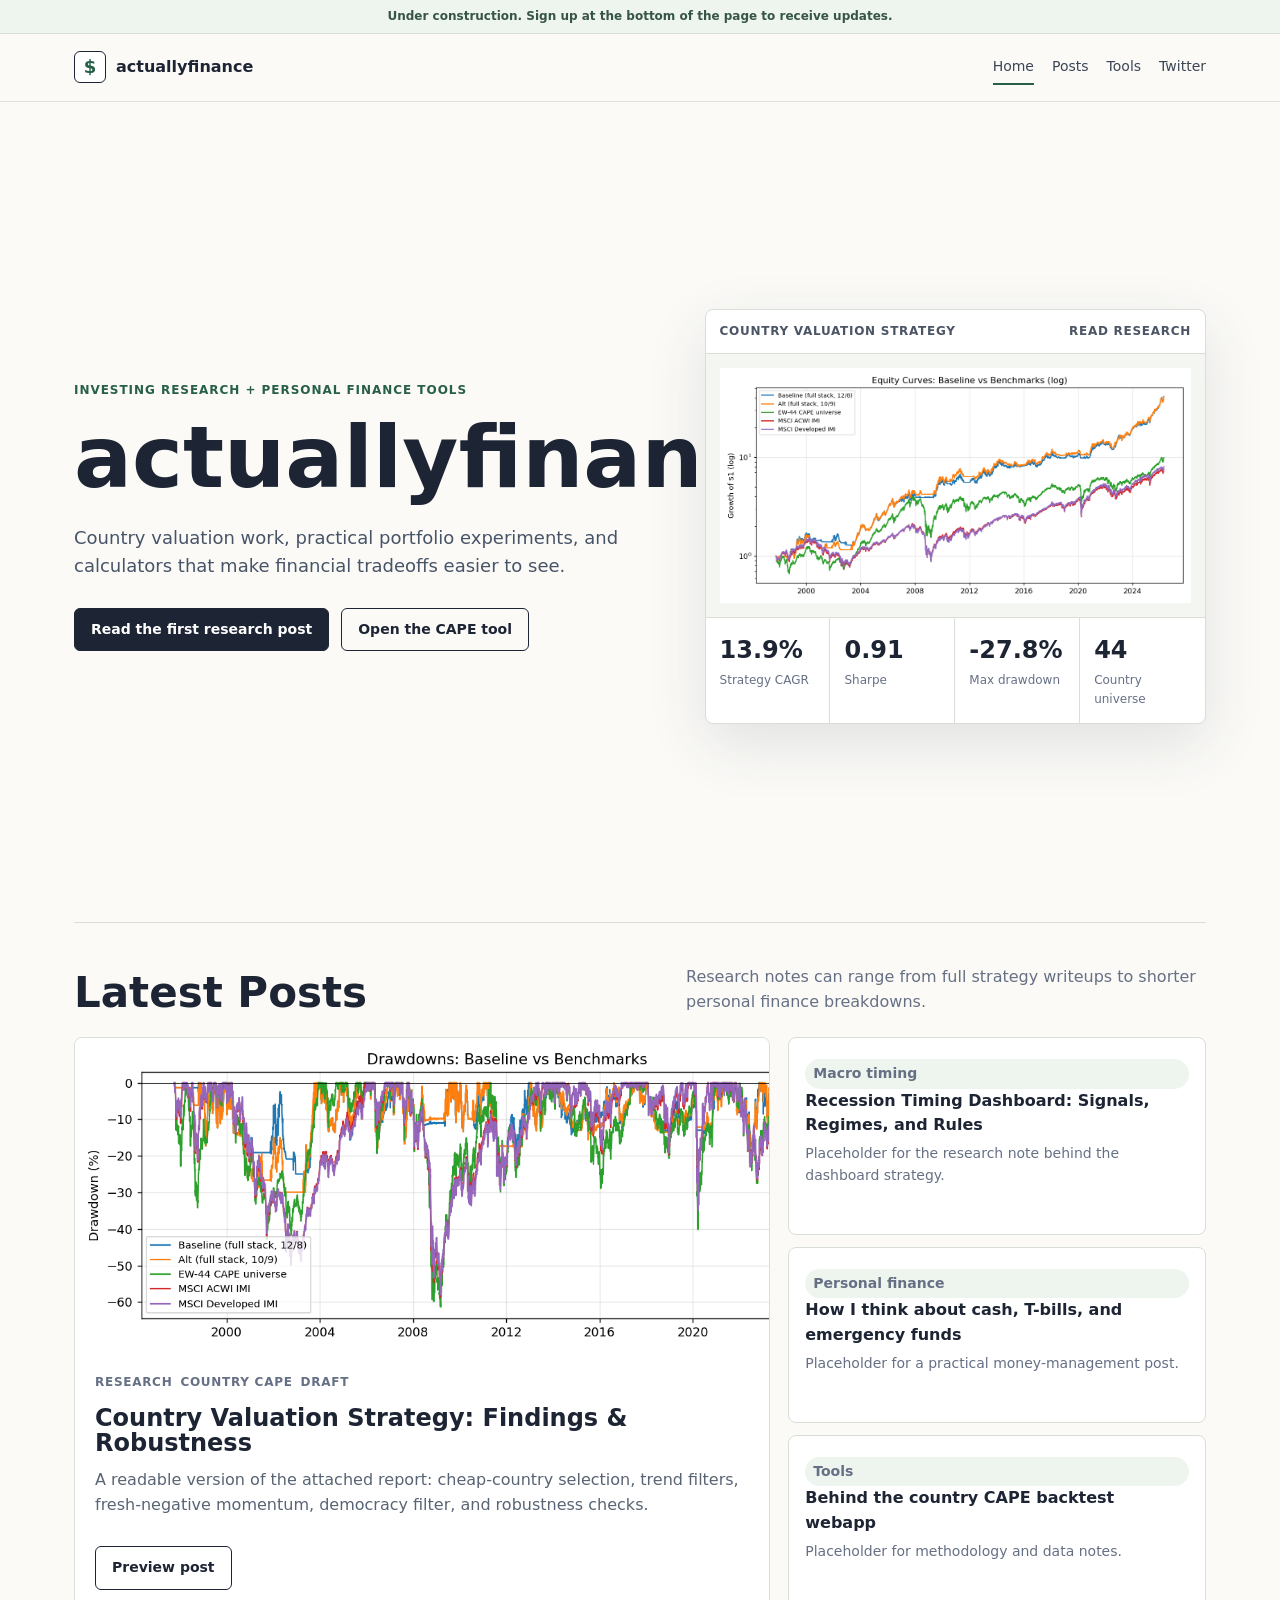
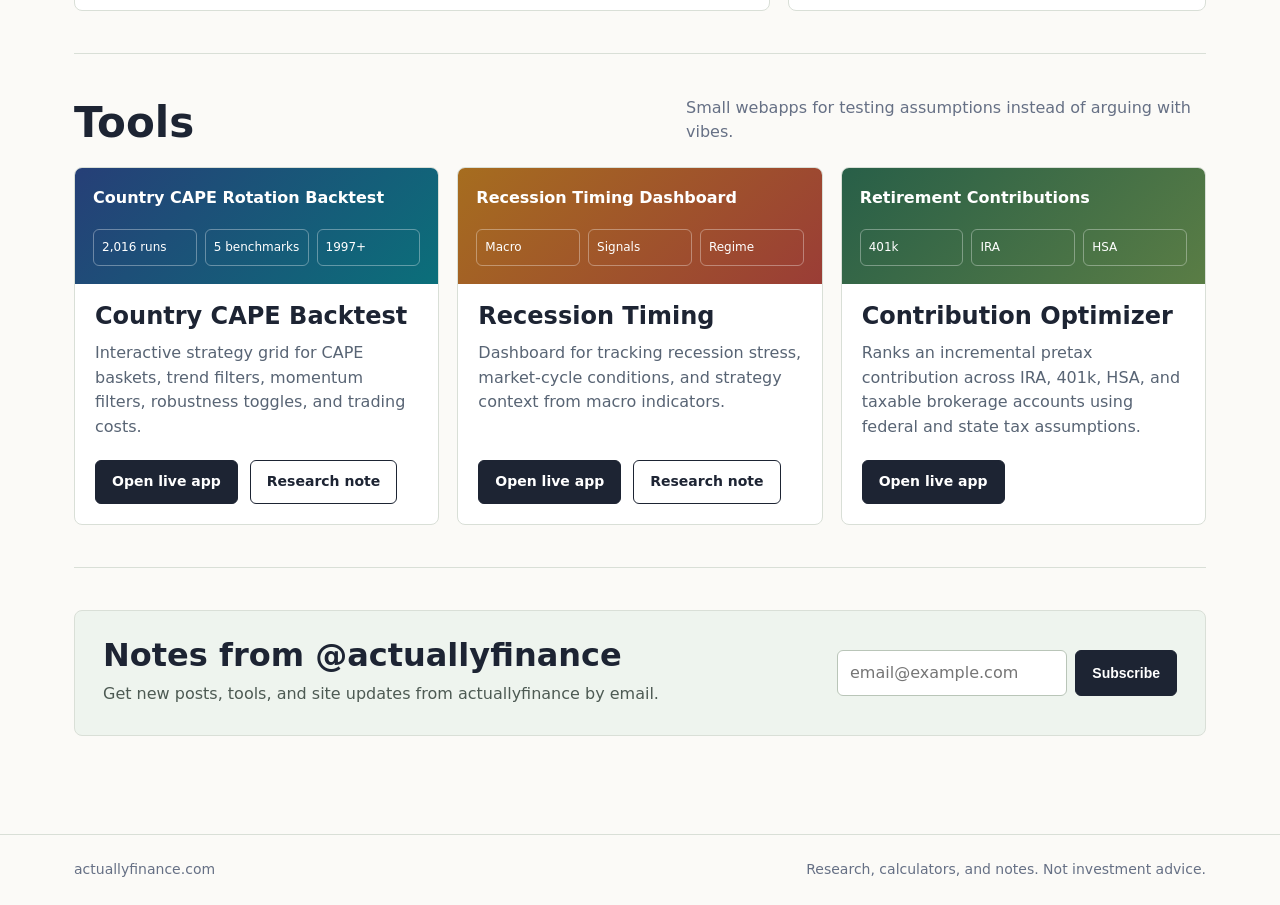
<file: index.html>
<!DOCTYPE html>
<html lang="en">
<head>
  <meta charset="UTF-8">
  <meta name="viewport" content="width=device-width, initial-scale=1.0">
  <title>actuallyfinance | Investing research and finance tools</title>
  <meta name="description" content="Investing research, personal finance notes, and webapps from actuallyfinance.">
  <link rel="stylesheet" href="styles.css">
</head>
<body>
  <header class="site-header">
    <a class="top-banner" href="#subscribe">Under construction. Sign up at the bottom of the page to receive updates.</a>
    <nav class="nav" aria-label="Primary">
      <a class="brand" href="index.html" aria-label="actuallyfinance home">
        <span class="brand-mark">$</span>
        <span>actuallyfinance</span>
      </a>
      <div class="nav-links">
        <a class="active" href="index.html">Home</a>
        <a href="#posts">Posts</a>
        <a href="#tools">Tools</a>
        <a href="https://twitter.com/actuallyfinance">Twitter</a>
      </div>
    </nav>
  </header>

  <main class="page">
    <section class="hero" aria-labelledby="hero-title">
      <div>
        <p class="eyebrow">Investing research + personal finance tools</p>
        <h1 id="hero-title">actuallyfinance</h1>
        <p class="hero-copy">Country valuation work, practical portfolio experiments, and calculators that make financial tradeoffs easier to see.</p>
        <div class="hero-actions">
          <a class="button" href="posts/country-valuation-strategy.html">Read the first research post</a>
          <a class="button secondary" href="/country-cape-trend/">Open the CAPE tool</a>
        </div>
      </div>

      <a class="market-panel market-panel-link" href="posts/country-valuation-strategy.html" aria-label="Read the country valuation strategy research post">
        <div class="panel-bar">
          <span>Country valuation strategy</span>
          <span>Read research</span>
        </div>
        <img src="assets/country-valuation-equity.png" alt="Equity curve chart for the country valuation strategy">
        <div class="stat-strip">
          <div class="stat"><b>13.9%</b><span>Strategy CAGR</span></div>
          <div class="stat"><b>0.91</b><span>Sharpe</span></div>
          <div class="stat"><b>-27.8%</b><span>Max drawdown</span></div>
          <div class="stat"><b>44</b><span>Country universe</span></div>
        </div>
      </a>
    </section>

    <section class="section" id="posts" aria-labelledby="posts-title">
      <div class="section-head">
        <h2 id="posts-title">Latest Posts</h2>
        <p>Research notes can range from full strategy writeups to shorter personal finance breakdowns.</p>
      </div>

      <div class="grid posts-grid">
        <article class="card">
          <a href="posts/country-valuation-strategy.html" class="feature-image">
            <img src="assets/country-valuation-drawdowns.png" alt="Drawdown chart from the country valuation strategy report">
          </a>
          <div class="card-body">
            <div class="meta">
              <span>Research</span>
              <span>Country CAPE</span>
              <span>Draft</span>
            </div>
            <h3><a href="posts/country-valuation-strategy.html">Country Valuation Strategy: Findings &amp; Robustness</a></h3>
            <p>A readable version of the attached report: cheap-country selection, trend filters, fresh-negative momentum, democracy filter, and robustness checks.</p>
            <div class="inline-actions">
              <a class="button secondary" href="posts/country-valuation-strategy.html">Preview post</a>
            </div>
          </div>
        </article>

        <div class="compact-list" aria-label="Post placeholders">
          <a class="mini-link" href="posts/recession-timing-strategy.html">
            <span class="tag">Macro timing</span>
            <strong>Recession Timing Dashboard: Signals, Regimes, and Rules</strong>
            <span>Placeholder for the research note behind the dashboard strategy.</span>
          </a>
          <a class="mini-link" href="#">
            <span class="tag">Personal finance</span>
            <strong>How I think about cash, T-bills, and emergency funds</strong>
            <span>Placeholder for a practical money-management post.</span>
          </a>
          <a class="mini-link" href="#">
            <span class="tag">Tools</span>
            <strong>Behind the country CAPE backtest webapp</strong>
            <span>Placeholder for methodology and data notes.</span>
          </a>
        </div>
      </div>
    </section>

    <section class="section" id="tools" aria-labelledby="tools-title">
      <div class="section-head">
        <h2 id="tools-title">Tools</h2>
        <p>Small webapps for testing assumptions instead of arguing with vibes.</p>
      </div>

      <div class="grid tools-grid">
        <article class="card tool-card">
          <div class="tool-top">
            <strong>Country CAPE Rotation Backtest</strong>
            <div class="tool-kpi">
              <span>2,016 runs</span>
              <span>5 benchmarks</span>
              <span>1997+</span>
            </div>
          </div>
          <div class="card-body">
            <h3>Country CAPE Backtest</h3>
            <p>Interactive strategy grid for CAPE baskets, trend filters, momentum filters, robustness toggles, and trading costs.</p>
            <div class="inline-actions">
              <a class="button" href="/country-cape-trend/">Open live app</a>
              <a class="button secondary" href="posts/country-valuation-strategy.html">Research note</a>
            </div>
          </div>
        </article>

        <article class="card tool-card">
          <div class="tool-top gold">
            <strong>Recession Timing Dashboard</strong>
            <div class="tool-kpi">
              <span>Macro</span>
              <span>Signals</span>
              <span>Regime</span>
            </div>
          </div>
          <div class="card-body">
            <h3>Recession Timing</h3>
            <p>Dashboard for tracking recession stress, market-cycle conditions, and strategy context from macro indicators.</p>
            <div class="inline-actions">
              <a class="button" href="/recession-timing-dashboard/">Open live app</a>
              <a class="button secondary" href="posts/recession-timing-strategy.html">Research note</a>
            </div>
          </div>
        </article>

        <article class="card tool-card">
          <div class="tool-top green">
            <strong>Retirement Contributions</strong>
            <div class="tool-kpi">
              <span>401k</span>
              <span>IRA</span>
              <span>HSA</span>
            </div>
          </div>
          <div class="card-body">
            <h3>Contribution Optimizer</h3>
            <p>Ranks an incremental pretax contribution across IRA, 401k, HSA, and taxable brokerage accounts using federal and state tax assumptions.</p>
            <div class="inline-actions">
              <a class="button" href="/contributions-optimizer/">Open live app</a>
            </div>
          </div>
        </article>

      </div>
    </section>

    <section class="section" id="subscribe" aria-labelledby="subscribe-title">
      <div class="newsletter">
        <div>
          <h2 id="subscribe-title">Notes from @actuallyfinance</h2>
          <p>Get new posts, tools, and site updates from actuallyfinance by email.</p>
        </div>
        <form class="signup" action="https://buttondown.com/api/emails/embed-subscribe/actuallyfinance" method="post">
          <input type="email" name="email" placeholder="email@example.com" aria-label="Email address" required>
          <input type="hidden" name="embed" value="1">
          <input type="hidden" name="metadata__source" value="actuallyfinance-site">
          <input type="hidden" name="utm_source" value="actuallyfinance-site">
          <input type="hidden" name="utm_medium" value="website">
          <input type="hidden" name="utm_campaign" value="homepage-signup">
          <button class="button" type="submit">Subscribe</button>
        </form>
      </div>
    </section>
  </main>

  <footer class="site-footer">
    <div class="footer-inner">
      <span>actuallyfinance.com</span>
      <span>Research, calculators, and notes. Not investment advice.</span>
    </div>
  </footer>
</body>
</html>
</file>
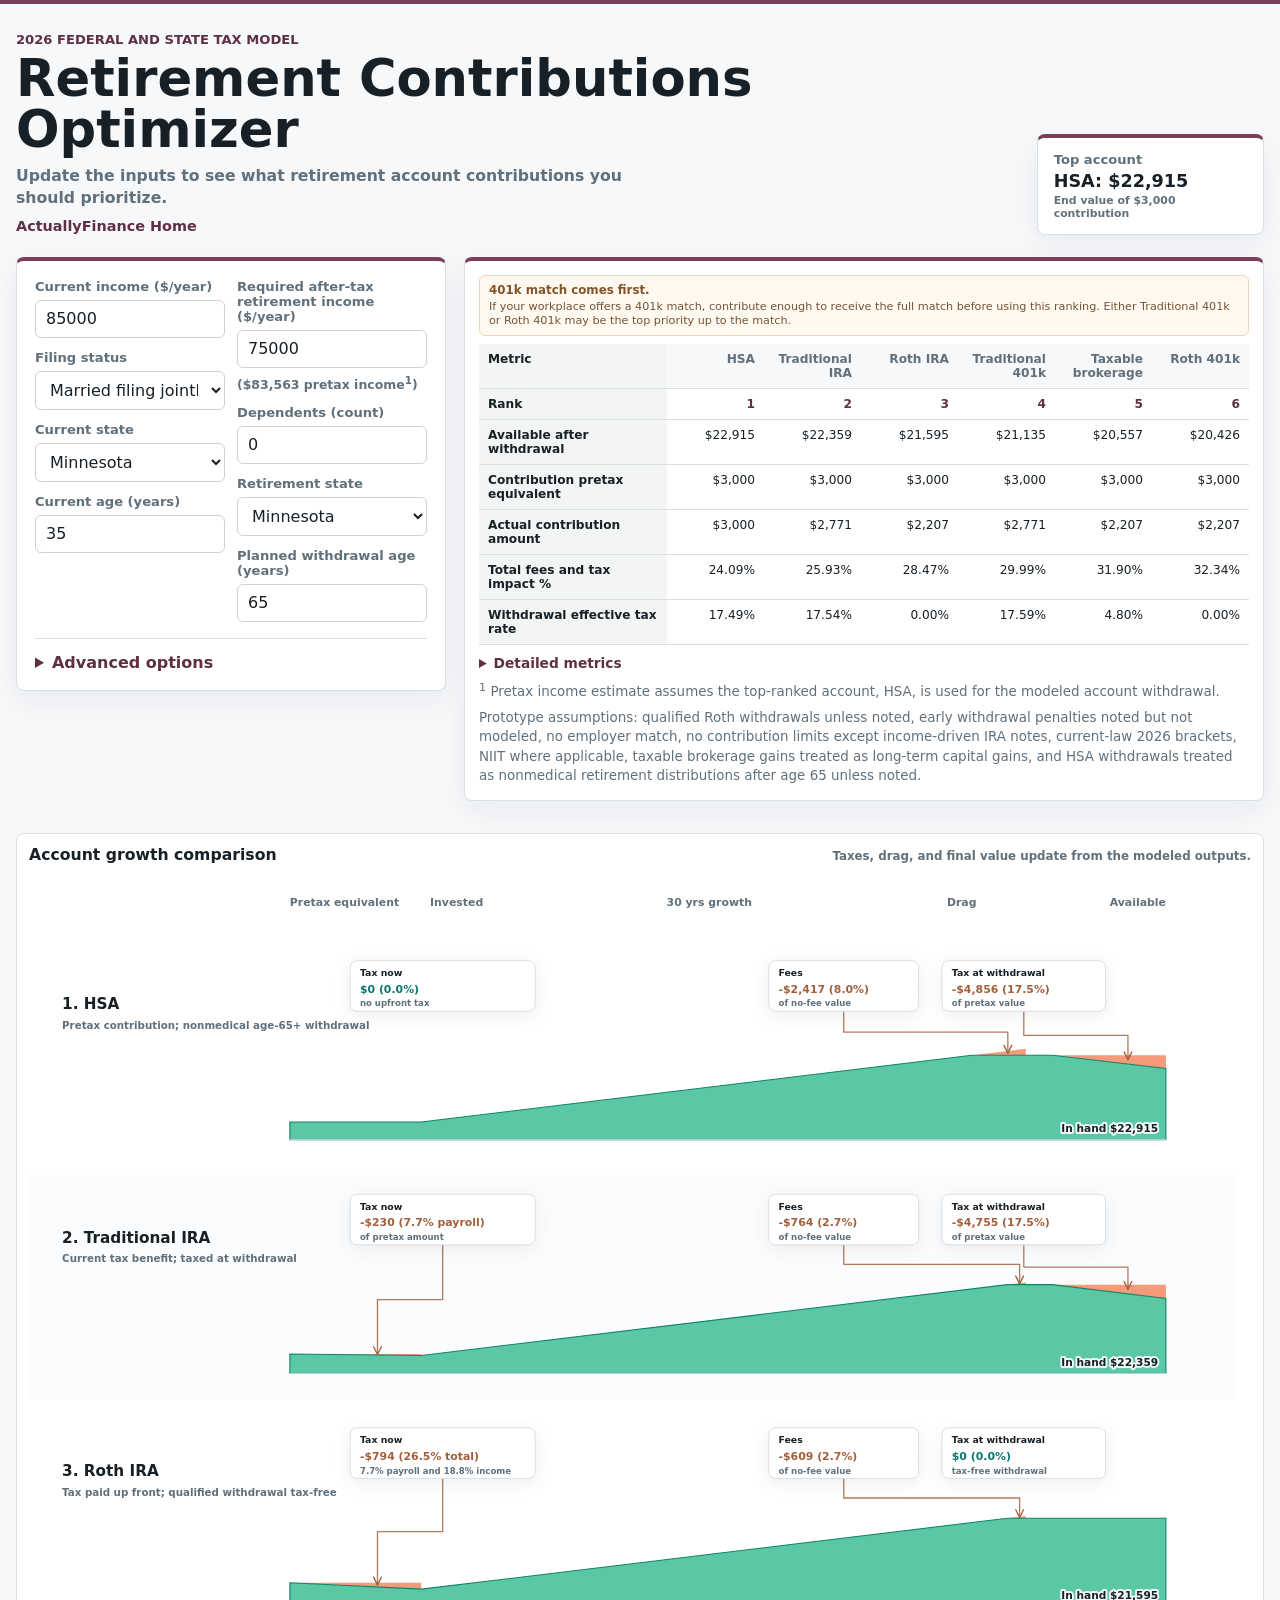
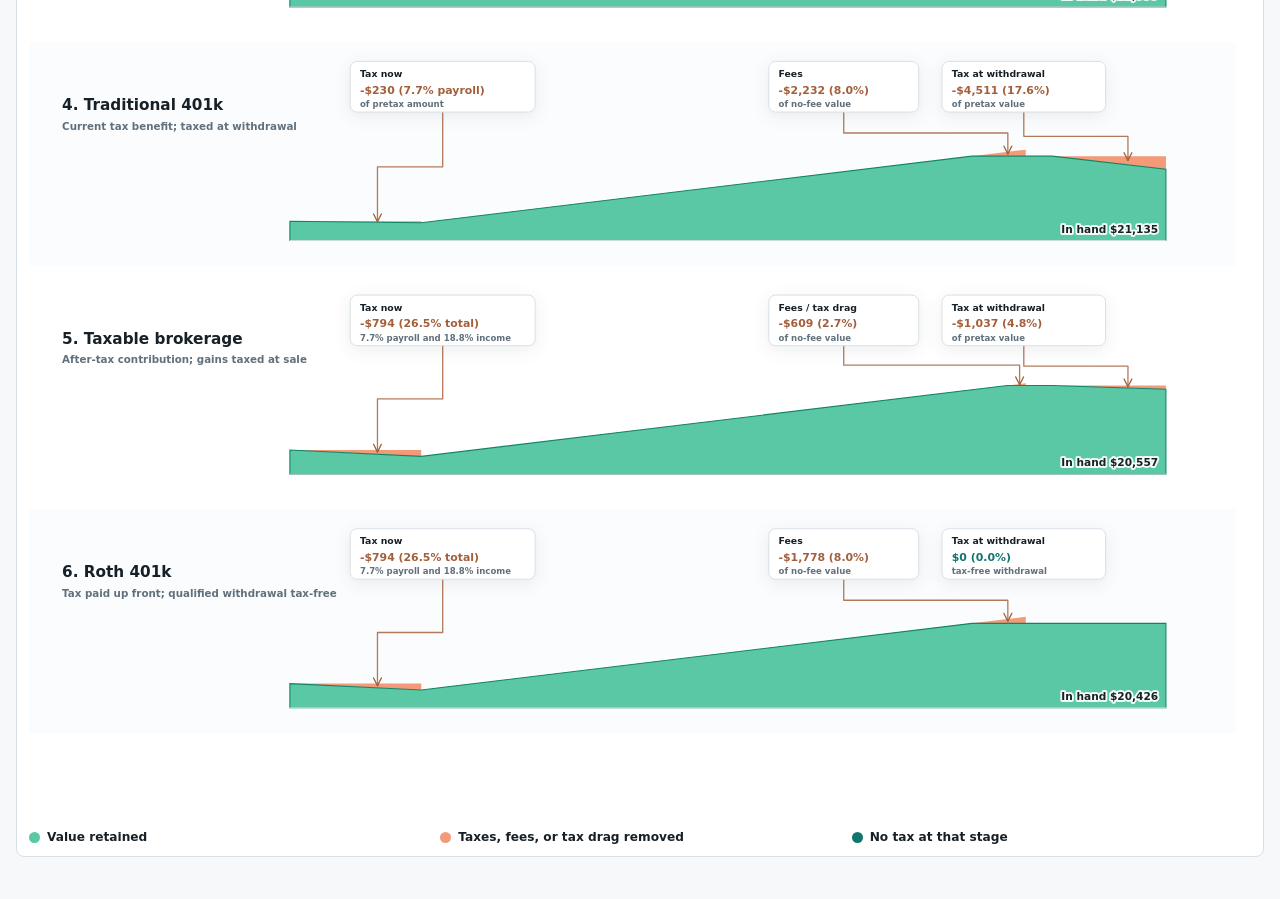
<file: contributions-optimizer/index.html>
<!doctype html>
<html lang="en">
<head>
  <meta charset="utf-8">
  <meta name="viewport" content="width=device-width, initial-scale=1">
  <title>Retirement Contributions Optimizer</title>
  <meta name="description" content="Rank retirement account contributions by projected after-tax value across IRA, 401k, HSA, and taxable brokerage accounts.">
  <link rel="stylesheet" href="styles.css?v=20260602-metric-disclosure">
</head>
<body>
  <main class="shell">
    <header class="app-header">
      <div>
        <p class="eyebrow">2026 federal and state tax model</p>
        <h1>Retirement Contributions Optimizer</h1>
        <p class="app-description">Update the inputs to see what retirement account contributions you should prioritize.</p>
        <a class="site-link" href="/">ActuallyFinance Home</a>
      </div>
      <div class="top-result" aria-live="polite">
        <span>Top account</span>
        <strong id="top-account">Loading...</strong>
        <small id="top-account-context"></small>
      </div>
    </header>

    <section class="layout" aria-label="Optimizer inputs and results">
      <div class="optimizer-grid">
        <form class="input-panel" id="optimizer-form">
          <div class="field-columns">
            <div class="field-stack">
            <label class="field-current-income">
              <span>Current income ($/year)</span>
              <input id="current-income" name="currentIncome" type="number" min="0" step="5000" value="85000">
            </label>
            <label class="field-filing-status">
              <span>Filing status</span>
              <select id="filing-status" name="filingStatus">
                <option value="single">Single</option>
                <option value="married_filing_jointly" selected>Married filing jointly</option>
              </select>
            </label>
            <label class="field-current-state">
              <span>Current state</span>
              <select id="current-state" name="currentState"></select>
            </label>
            <label class="field-current-age">
              <span>Current age (years)</span>
              <input id="current-age" name="currentAge" type="number" min="0" max="120" step="1" value="35">
            </label>
            </div>
            <div class="field-stack">
            <label class="field-retirement-income">
              <span>Required after-tax retirement income ($/year)</span>
              <input id="retirement-income" name="retirementIncome" type="number" min="0" step="5000" value="75000">
              <small class="input-note" id="retirement-pretax-equivalent"></small>
            </label>
            <label class="field-dependents">
              <span>Dependents (count)</span>
              <input id="dependents" name="dependents" type="number" min="0" step="1" value="0">
            </label>
            <label class="field-retirement-state">
              <span>Retirement state</span>
              <select id="retirement-state" name="retirementState"></select>
            </label>
            <label class="field-withdrawal-age">
              <span>Planned withdrawal age (years)</span>
              <input id="withdrawal-age" name="withdrawalAge" type="number" min="0" max="120" step="1" value="65">
            </label>
            </div>
          </div>

          <details class="advanced">
            <summary>Advanced options</summary>
            <div class="field-grid advanced-grid">
              <label>
                <span>Pretax income amount to compare ($)</span>
                <input id="pretax-budget" name="pretaxBudget" type="number" min="1" step="100" value="3000">
              </label>
              <label>
                <span>Primary earner share of household wages (%)</span>
                <input id="primary-earner-share" name="primaryEarnerShare" type="number" min="0" max="100" step="5" value="50">
              </label>
              <label class="range-field">
                <span>Current income from long-term capital gains or qualified dividends %</span>
                <div class="range-control">
                  <input id="current-ltcg-share" name="currentLtcgShare" type="range" min="0" max="100" step="5" value="0">
                  <output id="current-ltcg-share-output" for="current-ltcg-share">0%</output>
                </div>
              </label>
              <label class="range-field">
                <span>Retirement baseline income from long-term capital gains or qualified dividends %</span>
                <div class="range-control">
                  <input id="retirement-ltcg-share" name="retirementLtcgShare" type="range" min="0" max="100" step="5" value="0">
                  <output id="retirement-ltcg-share-output" for="retirement-ltcg-share">0%</output>
                </div>
              </label>
              <label>
                <span>Expected annual investment return (%)</span>
                <input id="annual-return" name="annualReturn" type="number" min="0" max="15" step="0.25" value="8">
              </label>
              <label>
                <span>Base annual account expense drag (%)</span>
                <input id="base-expense" name="baseExpense" type="number" min="0" max="3" step="0.05" value="0.10">
              </label>
              <label>
                <span>Extra 401k annual expense drag (%)</span>
                <input id="extra-401k-expense" name="extra401kExpense" type="number" min="0" max="3" step="0.05" value="0.20">
              </label>
              <label>
                <span>Taxable brokerage annual tax drag (%)</span>
                <input id="taxable-drag" name="taxableDrag" type="number" min="0" max="3" step="0.05" value="0">
              </label>
              <label>
                <span>Extra HSA annual expense drag (%)</span>
                <input id="extra-hsa-expense" name="extraHsaExpense" type="number" min="0" max="3" step="0.05" value="0.20">
              </label>
            </div>

            <div class="toggle-grid">
              <label><input id="has-401k" name="has401k" type="checkbox" checked> <span>User has access to a 401k plan</span></label>
              <label><input id="has-hsa" name="hasHsa" type="checkbox" checked> <span>User is HSA eligible</span></label>
              <label><input id="hsa-payroll" name="hsaPayroll" type="checkbox" checked> <span>HSA contribution will be made through paycheck</span></label>
              <label><input id="workplace-plan" name="workplacePlan" type="checkbox" checked> <span>IRA contributor is covered by a workplace retirement plan</span></label>
              <label><input id="spouse-workplace-plan" name="spouseWorkplacePlan" type="checkbox" checked> <span>Spouse is covered by a workplace retirement plan</span></label>
            </div>
          </details>
        </form>

        <section class="results-panel" aria-label="Account ranking results">
          <aside class="priority-notice" aria-label="401k employer match priority">
            <strong>401k match comes first.</strong>
            <span>If your workplace offers a 401k match, contribute enough to receive the full match before using this ranking. Either Traditional 401k or Roth 401k may be the top priority up to the match.</span>
          </aside>
          <div class="table-wrap">
            <table id="results-table"></table>
          </div>
          <div class="results-cards" id="results-cards"></div>
          <div id="footnotes" class="footnotes"></div>
          <p class="model-note">
            Prototype assumptions: qualified Roth withdrawals unless noted, early withdrawal penalties noted but not modeled, no employer match, no contribution limits except income-driven IRA notes, current-law 2026 brackets, NIIT where applicable, taxable brokerage gains treated as long-term capital gains, and HSA withdrawals treated as nonmedical retirement distributions after age 65 unless noted.
          </p>
        </section>
      </div>
      <section class="growth-chart" id="growth-chart" aria-label="Account growth comparison"></section>
    </section>
  </main>

  <script src="app.js?v=20260602-metric-disclosure"></script>
</body>
</html>
</file>
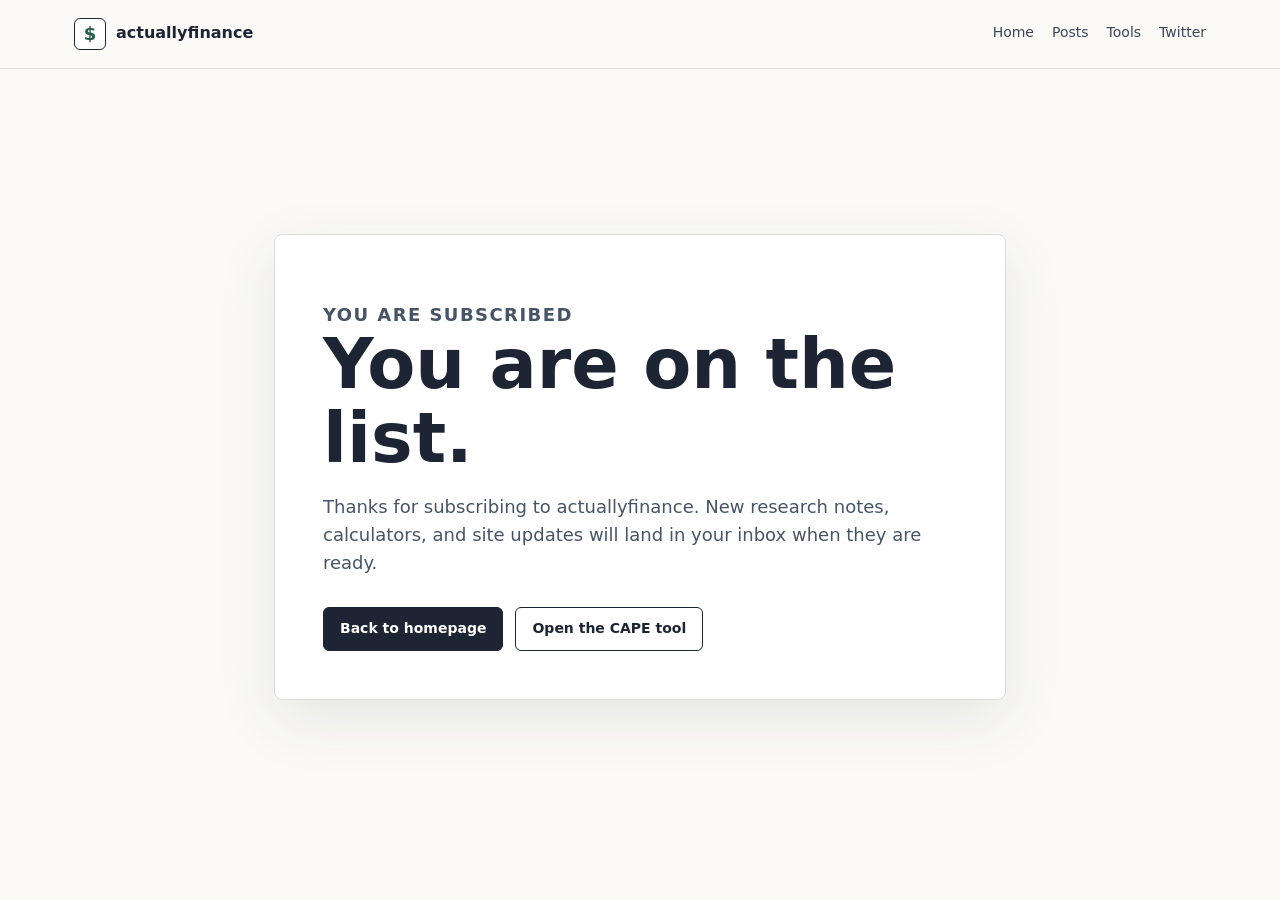
<file: confirmed.html>
<!DOCTYPE html>
<html lang="en">
<head>
  <meta charset="UTF-8">
  <meta name="viewport" content="width=device-width, initial-scale=1.0">
  <title>Subscription confirmed | actuallyfinance</title>
  <meta name="description" content="Your actuallyfinance email subscription is confirmed.">
  <link rel="stylesheet" href="styles.css">
</head>
<body>
  <header class="site-header">
    <nav class="nav" aria-label="Primary">
      <a class="brand" href="index.html" aria-label="actuallyfinance home">
        <span class="brand-mark">$</span>
        <span>actuallyfinance</span>
      </a>
      <div class="nav-links">
        <a href="index.html">Home</a>
        <a href="index.html#posts">Posts</a>
        <a href="index.html#tools">Tools</a>
        <a href="https://twitter.com/actuallyfinance">Twitter</a>
      </div>
    </nav>
  </header>

  <main class="handoff-page">
    <section class="handoff-card">
      <p class="eyebrow">You are subscribed</p>
      <h1>You are on the list.</h1>
      <p>Thanks for subscribing to actuallyfinance. New research notes, calculators, and site updates will land in your inbox when they are ready.</p>
      <div class="inline-actions">
        <a class="button" href="index.html">Back to homepage</a>
        <a class="button secondary" href="https://actuallyfin.github.io/country-cape-backtest/">Open the CAPE tool</a>
      </div>
    </section>
  </main>
</body>
</html>
</file>
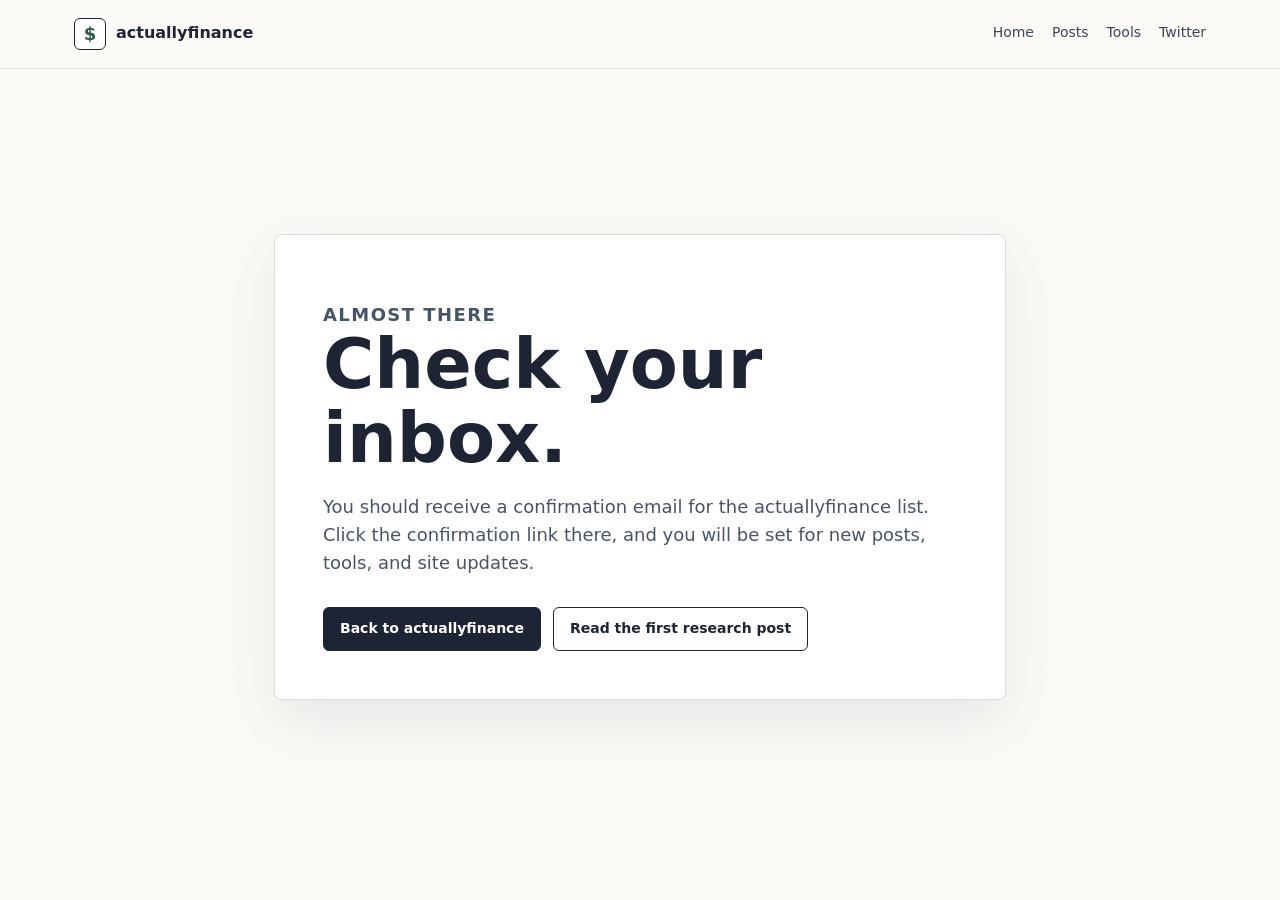
<file: thanks.html>
<!DOCTYPE html>
<html lang="en">
<head>
  <meta charset="UTF-8">
  <meta name="viewport" content="width=device-width, initial-scale=1.0">
  <title>Check your inbox | actuallyfinance</title>
  <meta name="description" content="Confirm your actuallyfinance email subscription.">
  <link rel="stylesheet" href="styles.css">
</head>
<body>
  <header class="site-header">
    <nav class="nav" aria-label="Primary">
      <a class="brand" href="index.html" aria-label="actuallyfinance home">
        <span class="brand-mark">$</span>
        <span>actuallyfinance</span>
      </a>
      <div class="nav-links">
        <a href="index.html">Home</a>
        <a href="index.html#posts">Posts</a>
        <a href="index.html#tools">Tools</a>
        <a href="https://twitter.com/actuallyfinance">Twitter</a>
      </div>
    </nav>
  </header>

  <main class="handoff-page">
    <section class="handoff-card">
      <p class="eyebrow">Almost there</p>
      <h1>Check your inbox.</h1>
      <p>You should receive a confirmation email for the actuallyfinance list. Click the confirmation link there, and you will be set for new posts, tools, and site updates.</p>
      <div class="inline-actions">
        <a class="button" href="index.html">Back to actuallyfinance</a>
        <a class="button secondary" href="posts/country-valuation-strategy.html">Read the first research post</a>
      </div>
    </section>
  </main>
</body>
</html>
</file>
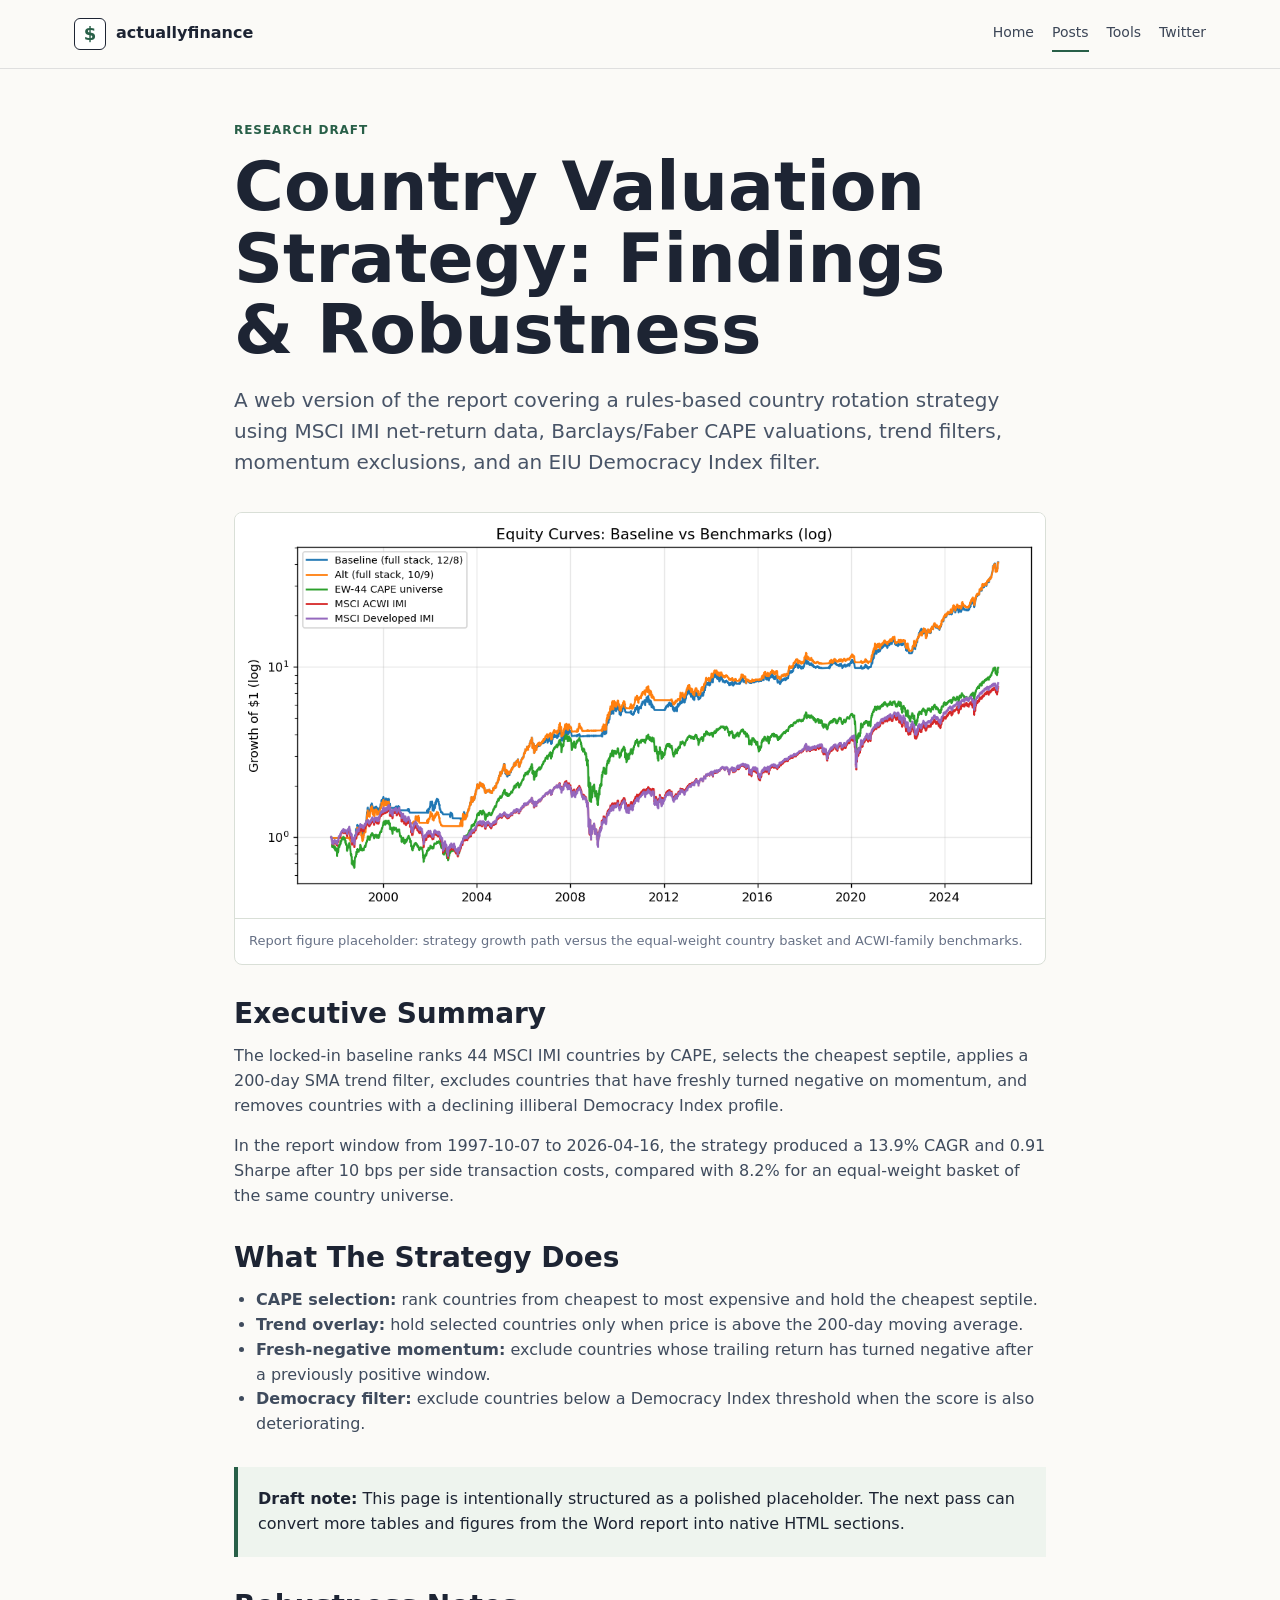
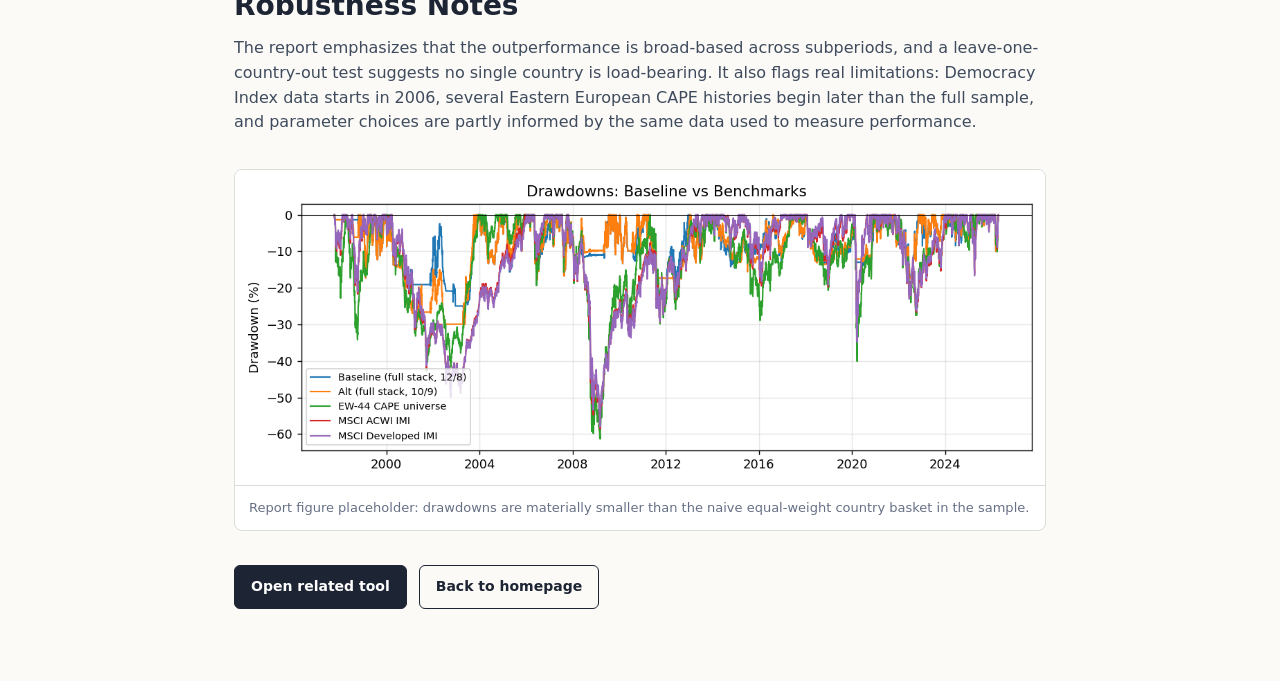
<file: posts/country-valuation-strategy.html>
<!DOCTYPE html>
<html lang="en">
<head>
  <meta charset="UTF-8">
  <meta name="viewport" content="width=device-width, initial-scale=1.0">
  <title>Country Valuation Strategy | actuallyfinance</title>
  <meta name="description" content="Draft post based on the Country Valuation Strategy report.">
  <link rel="stylesheet" href="../styles.css">
</head>
<body>
  <header class="site-header">
    <nav class="nav" aria-label="Primary">
      <a class="brand" href="../index.html" aria-label="actuallyfinance home">
        <span class="brand-mark">$</span>
        <span>actuallyfinance</span>
      </a>
      <div class="nav-links">
        <a href="../index.html">Home</a>
        <a class="active" href="../index.html#posts">Posts</a>
        <a href="../index.html#tools">Tools</a>
        <a href="https://twitter.com/actuallyfinance">Twitter</a>
      </div>
    </nav>
  </header>

  <main class="article">
    <p class="eyebrow">Research draft</p>
    <h1>Country Valuation Strategy: Findings &amp; Robustness</h1>
    <p class="article-lede">A web version of the report covering a rules-based country rotation strategy using MSCI IMI net-return data, Barclays/Faber CAPE valuations, trend filters, momentum exclusions, and an EIU Democracy Index filter.</p>

    <figure class="article-figure">
      <img src="../assets/country-valuation-equity.png" alt="Equity curve for the country valuation strategy against benchmarks">
      <figcaption>Report figure placeholder: strategy growth path versus the equal-weight country basket and ACWI-family benchmarks.</figcaption>
    </figure>

    <section class="article-section">
      <h2>Executive Summary</h2>
      <p>The locked-in baseline ranks 44 MSCI IMI countries by CAPE, selects the cheapest septile, applies a 200-day SMA trend filter, excludes countries that have freshly turned negative on momentum, and removes countries with a declining illiberal Democracy Index profile.</p>
      <p>In the report window from 1997-10-07 to 2026-04-16, the strategy produced a 13.9% CAGR and 0.91 Sharpe after 10 bps per side transaction costs, compared with 8.2% for an equal-weight basket of the same country universe.</p>
    </section>

    <section class="article-section">
      <h2>What The Strategy Does</h2>
      <ul>
        <li><strong>CAPE selection:</strong> rank countries from cheapest to most expensive and hold the cheapest septile.</li>
        <li><strong>Trend overlay:</strong> hold selected countries only when price is above the 200-day moving average.</li>
        <li><strong>Fresh-negative momentum:</strong> exclude countries whose trailing return has turned negative after a previously positive window.</li>
        <li><strong>Democracy filter:</strong> exclude countries below a Democracy Index threshold when the score is also deteriorating.</li>
      </ul>
    </section>

    <div class="callout">
      <strong>Draft note:</strong> This page is intentionally structured as a polished placeholder. The next pass can convert more tables and figures from the Word report into native HTML sections.
    </div>

    <section class="article-section">
      <h2>Robustness Notes</h2>
      <p>The report emphasizes that the outperformance is broad-based across subperiods, and a leave-one-country-out test suggests no single country is load-bearing. It also flags real limitations: Democracy Index data starts in 2006, several Eastern European CAPE histories begin later than the full sample, and parameter choices are partly informed by the same data used to measure performance.</p>
    </section>

    <figure class="article-figure">
      <img src="../assets/country-valuation-drawdowns.png" alt="Drawdown chart for the country valuation strategy">
      <figcaption>Report figure placeholder: drawdowns are materially smaller than the naive equal-weight country basket in the sample.</figcaption>
    </figure>

    <div class="inline-actions">
      <a class="button" href="https://actuallyfin.github.io/country-cape-backtest/">Open related tool</a>
      <a class="button secondary" href="../index.html">Back to homepage</a>
    </div>
  </main>
</body>
</html>
</file>
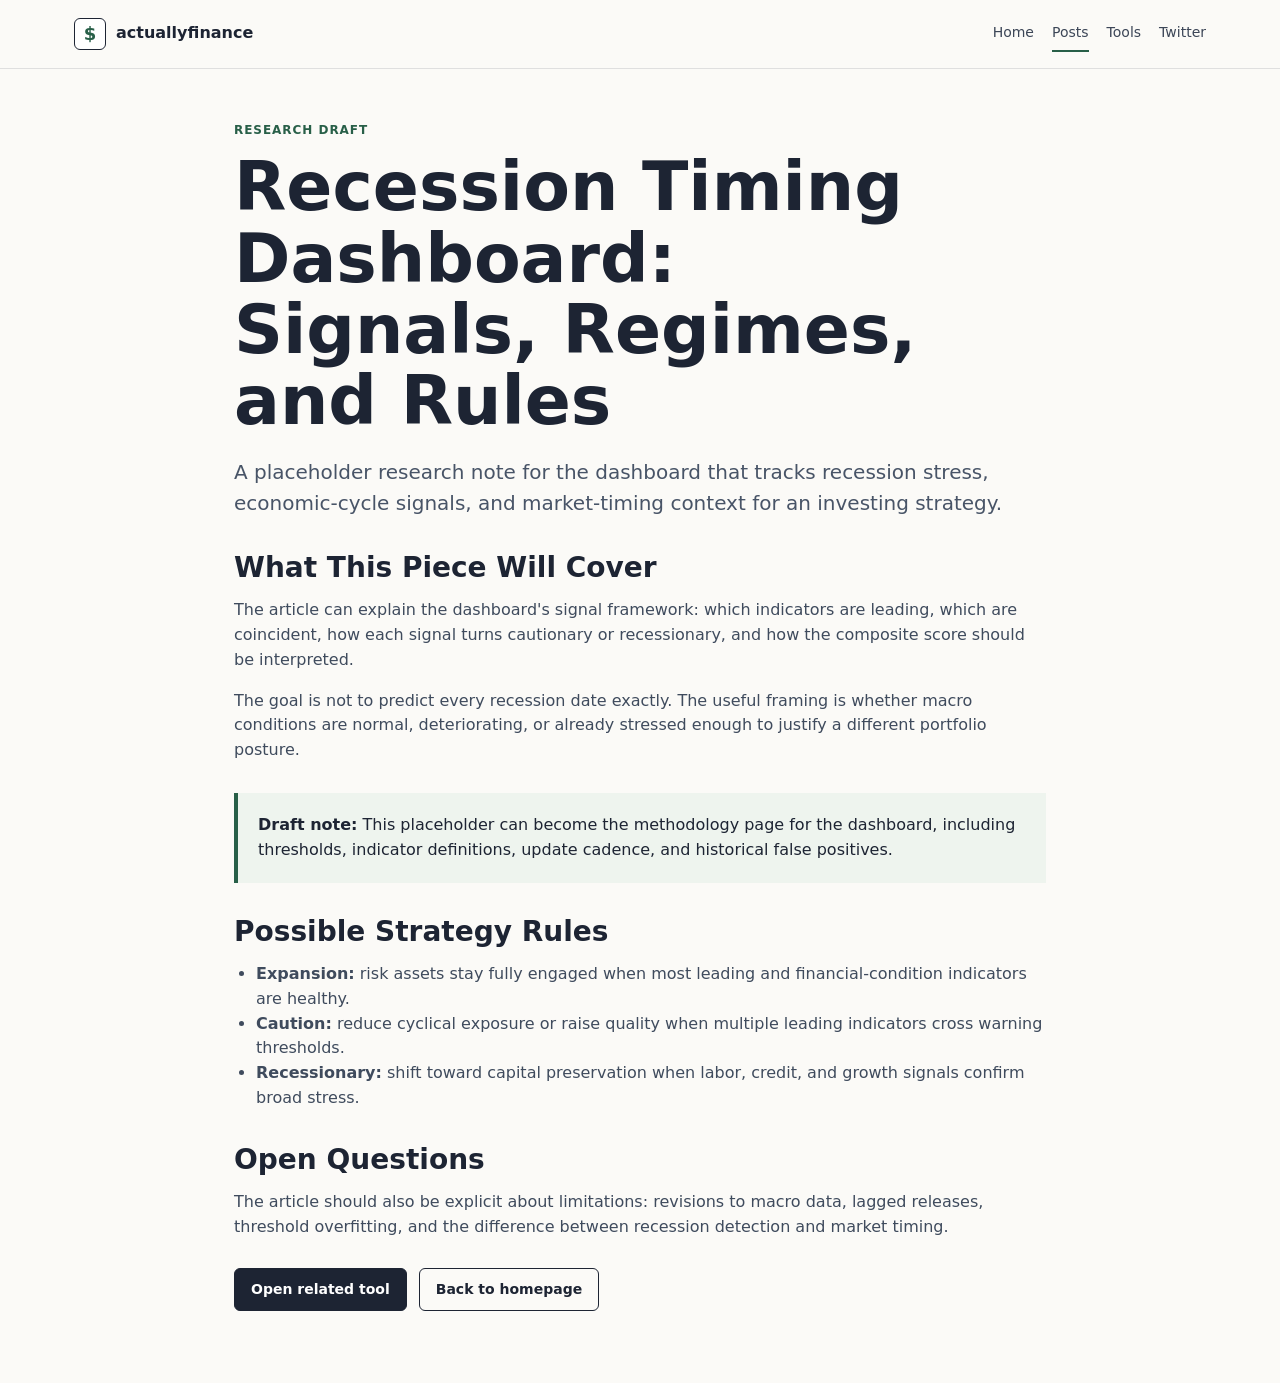
<file: posts/recession-timing-strategy.html>
<!DOCTYPE html>
<html lang="en">
<head>
  <meta charset="UTF-8">
  <meta name="viewport" content="width=device-width, initial-scale=1.0">
  <title>Recession Timing Dashboard | actuallyfinance</title>
  <meta name="description" content="Draft research placeholder for the recession timing dashboard strategy.">
  <link rel="stylesheet" href="../styles.css">
</head>
<body>
  <header class="site-header">
    <nav class="nav" aria-label="Primary">
      <a class="brand" href="../index.html" aria-label="actuallyfinance home">
        <span class="brand-mark">$</span>
        <span>actuallyfinance</span>
      </a>
      <div class="nav-links">
        <a href="../index.html">Home</a>
        <a class="active" href="../index.html#posts">Posts</a>
        <a href="../index.html#tools">Tools</a>
        <a href="https://twitter.com/actuallyfinance">Twitter</a>
      </div>
    </nav>
  </header>

  <main class="article">
    <p class="eyebrow">Research draft</p>
    <h1>Recession Timing Dashboard: Signals, Regimes, and Rules</h1>
    <p class="article-lede">A placeholder research note for the dashboard that tracks recession stress, economic-cycle signals, and market-timing context for an investing strategy.</p>

    <section class="article-section">
      <h2>What This Piece Will Cover</h2>
      <p>The article can explain the dashboard's signal framework: which indicators are leading, which are coincident, how each signal turns cautionary or recessionary, and how the composite score should be interpreted.</p>
      <p>The goal is not to predict every recession date exactly. The useful framing is whether macro conditions are normal, deteriorating, or already stressed enough to justify a different portfolio posture.</p>
    </section>

    <div class="callout">
      <strong>Draft note:</strong> This placeholder can become the methodology page for the dashboard, including thresholds, indicator definitions, update cadence, and historical false positives.
    </div>

    <section class="article-section">
      <h2>Possible Strategy Rules</h2>
      <ul>
        <li><strong>Expansion:</strong> risk assets stay fully engaged when most leading and financial-condition indicators are healthy.</li>
        <li><strong>Caution:</strong> reduce cyclical exposure or raise quality when multiple leading indicators cross warning thresholds.</li>
        <li><strong>Recessionary:</strong> shift toward capital preservation when labor, credit, and growth signals confirm broad stress.</li>
      </ul>
    </section>

    <section class="article-section">
      <h2>Open Questions</h2>
      <p>The article should also be explicit about limitations: revisions to macro data, lagged releases, threshold overfitting, and the difference between recession detection and market timing.</p>
    </section>

    <div class="inline-actions">
      <a class="button" href="https://actuallyfin.github.io/recession-timing-dashboard/">Open related tool</a>
      <a class="button secondary" href="../index.html">Back to homepage</a>
    </div>
  </main>
</body>
</html>
</file>
<file: styles.css>
:root {
  --ink: #1d2433;
  --muted: #667085;
  --paper: #fbfaf7;
  --surface: #ffffff;
  --line: #d9dfd7;
  --green: #285f48;
  --teal: #0b6f7a;
  --gold: #a66d1f;
  --red: #9a3d36;
  --blue: #263f77;
}

* {
  box-sizing: border-box;
}

body {
  margin: 0;
  color: var(--ink);
  background: var(--paper);
  font-family: Inter, ui-sans-serif, system-ui, -apple-system, BlinkMacSystemFont, "Segoe UI", sans-serif;
  line-height: 1.55;
}

a {
  color: inherit;
  text-decoration: none;
}

img {
  display: block;
  max-width: 100%;
}

.site-header {
  position: sticky;
  top: 0;
  z-index: 5;
  border-bottom: 1px solid rgba(29, 36, 51, 0.12);
  background: rgba(251, 250, 247, 0.92);
  backdrop-filter: blur(12px);
}

.top-banner {
  display: block;
  padding: 7px 16px;
  border-bottom: 1px solid rgba(29, 36, 51, 0.1);
  background: #eef4ee;
  color: #365447;
  text-align: center;
  font-size: 12px;
  font-weight: 650;
}

.top-banner:hover {
  color: var(--green);
  text-decoration: underline;
  text-underline-offset: 3px;
}

.nav {
  display: flex;
  align-items: center;
  justify-content: space-between;
  gap: 24px;
  max-width: 1180px;
  margin: 0 auto;
  padding: 16px 24px;
}

.brand {
  display: flex;
  align-items: center;
  gap: 10px;
  font-weight: 760;
  letter-spacing: 0;
}

.brand-mark {
  display: grid;
  place-items: center;
  width: 32px;
  height: 32px;
  border: 1px solid var(--ink);
  border-radius: 6px;
  background: var(--surface);
  color: var(--green);
  font-size: 18px;
}

.nav-links {
  display: flex;
  align-items: center;
  gap: 18px;
  color: #3c4657;
  font-size: 14px;
}

.nav-links a {
  padding: 6px 0;
  border-bottom: 2px solid transparent;
}

.nav-links a:hover,
.nav-links a.active {
  border-color: var(--green);
}

.page {
  max-width: 1180px;
  margin: 0 auto;
  padding: 0 24px 56px;
}

.hero {
  display: grid;
  grid-template-columns: minmax(0, 1.08fr) minmax(300px, 0.92fr);
  gap: 42px;
  align-items: center;
  min-height: calc(100vh - 80px);
  padding: 54px 0 46px;
}

.eyebrow {
  margin: 0 0 12px;
  color: var(--green);
  font-size: 12px;
  font-weight: 760;
  letter-spacing: 0.08em;
  text-transform: uppercase;
}

h1,
h2,
h3 {
  margin: 0;
  line-height: 1.05;
  letter-spacing: 0;
}

h1 {
  max-width: 740px;
  font-size: clamp(44px, 7vw, 86px);
}

.hero-copy {
  margin: 22px 0 0;
  max-width: 600px;
  color: #475467;
  font-size: 18px;
}

.hero-actions,
.inline-actions {
  display: flex;
  flex-wrap: wrap;
  gap: 12px;
  margin-top: 28px;
}

.button {
  display: inline-flex;
  align-items: center;
  justify-content: center;
  min-height: 42px;
  padding: 10px 16px;
  border: 1px solid var(--ink);
  border-radius: 6px;
  background: var(--ink);
  color: #fff;
  font-size: 14px;
  font-weight: 700;
}

.button.secondary {
  background: transparent;
  color: var(--ink);
}

.button:hover {
  transform: translateY(-1px);
}

.market-panel {
  justify-self: end;
  width: min(100%, 520px);
  border: 1px solid var(--line);
  border-radius: 8px;
  overflow: hidden;
  background: var(--surface);
  box-shadow: 0 20px 60px rgba(39, 54, 73, 0.12);
}

.market-panel-link {
  display: block;
  transition: border-color 0.16s ease, box-shadow 0.16s ease, transform 0.16s ease;
}

.market-panel-link:hover {
  border-color: rgba(40, 95, 72, 0.55);
  box-shadow: 0 18px 50px rgba(39, 54, 73, 0.16);
  transform: translateY(-2px);
}

.panel-bar {
  display: flex;
  justify-content: space-between;
  gap: 16px;
  padding: 12px 14px;
  border-bottom: 1px solid var(--line);
  color: #4b5565;
  font-size: 12px;
  font-weight: 700;
  text-transform: uppercase;
  letter-spacing: 0.06em;
}

.market-panel img {
  width: 100%;
  max-height: 300px;
  padding: 14px;
  object-fit: contain;
  object-position: center;
  background: #f4f6f1;
}

.stat-strip {
  display: grid;
  grid-template-columns: repeat(4, 1fr);
  border-top: 1px solid var(--line);
}

.stat {
  min-width: 0;
  padding: 14px;
  border-right: 1px solid var(--line);
}

.stat:last-child {
  border-right: 0;
}

.stat b {
  display: block;
  font-size: clamp(18px, 2vw, 24px);
}

.stat span {
  display: block;
  margin-top: 2px;
  color: var(--muted);
  font-size: 12px;
}

.section {
  padding: 42px 0;
  border-top: 1px solid var(--line);
}

.section-head {
  display: flex;
  justify-content: space-between;
  gap: 24px;
  align-items: end;
  margin-bottom: 22px;
}

.section-head h2 {
  font-size: clamp(26px, 4vw, 42px);
}

.section-head p {
  max-width: 520px;
  margin: 0;
  color: var(--muted);
}

.grid {
  display: grid;
  gap: 18px;
}

.posts-grid {
  grid-template-columns: minmax(0, 1.25fr) minmax(280px, 0.75fr);
}

.tools-grid {
  grid-template-columns: repeat(3, minmax(0, 1fr));
}

.card {
  border: 1px solid var(--line);
  border-radius: 8px;
  background: var(--surface);
  overflow: hidden;
}

.card-body {
  padding: 20px;
}

.card h3 {
  font-size: 24px;
}

.card p {
  margin: 12px 0 0;
  color: #586474;
}

.meta {
  display: flex;
  flex-wrap: wrap;
  gap: 8px;
  margin-bottom: 14px;
  color: var(--muted);
  font-size: 12px;
  font-weight: 700;
  text-transform: uppercase;
  letter-spacing: 0.06em;
}

.tag {
  display: inline-flex;
  align-items: center;
  min-height: 24px;
  padding: 4px 8px;
  border-radius: 999px;
  background: #eef4ee;
  color: var(--green);
  font-size: 12px;
  font-weight: 760;
}

.feature-image {
  border-bottom: 1px solid var(--line);
  background: #f4f6f1;
}

.feature-image img {
  width: 100%;
  aspect-ratio: 2.2;
  object-fit: cover;
  object-position: left center;
}

.compact-list {
  display: grid;
  gap: 12px;
}

.mini-link {
  display: block;
  padding: 16px;
  border: 1px solid var(--line);
  border-radius: 8px;
  background: var(--surface);
}

.mini-link strong {
  display: block;
}

.mini-link span {
  display: block;
  margin-top: 5px;
  color: var(--muted);
  font-size: 14px;
}

.tool-card {
  min-height: 270px;
  display: flex;
  flex-direction: column;
}

.tool-top {
  min-height: 112px;
  padding: 18px;
  color: #fff;
  background: linear-gradient(135deg, var(--blue), var(--teal));
}

.tool-top.gold {
  background: linear-gradient(135deg, var(--gold), var(--red));
}

.tool-top.green {
  background: linear-gradient(135deg, var(--green), #5a7d45);
}

.tool-top.slate {
  background: linear-gradient(135deg, #41506b, #0b6f7a);
}

.tool-kpi {
  display: grid;
  grid-template-columns: repeat(3, 1fr);
  gap: 8px;
  margin-top: 18px;
}

.tool-kpi span {
  padding: 8px;
  border: 1px solid rgba(255, 255, 255, 0.34);
  border-radius: 6px;
  font-size: 12px;
}

.tool-card .card-body {
  flex: 1;
  display: flex;
  flex-direction: column;
}

.tool-card .inline-actions {
  margin-top: auto;
  padding-top: 20px;
}

.newsletter {
  display: grid;
  grid-template-columns: minmax(0, 1fr) 340px;
  gap: 28px;
  align-items: center;
  padding: 28px;
  border: 1px solid var(--line);
  border-radius: 8px;
  background: #eef4ee;
}

.newsletter h2 {
  font-size: 32px;
}

.newsletter p {
  margin: 10px 0 0;
  color: #4d5a53;
}

.signup {
  display: flex;
  gap: 8px;
}

.signup input {
  width: 100%;
  min-height: 42px;
  border: 1px solid #b9c5b8;
  border-radius: 6px;
  padding: 10px 12px;
  font: inherit;
}

.site-footer {
  border-top: 1px solid var(--line);
  color: var(--muted);
  font-size: 14px;
}

.footer-inner {
  display: flex;
  justify-content: space-between;
  gap: 20px;
  max-width: 1180px;
  margin: 0 auto;
  padding: 24px;
}

.article {
  max-width: 860px;
  margin: 0 auto;
  padding: 52px 24px 72px;
}

.article h1 {
  font-size: clamp(38px, 6vw, 68px);
}

.article-lede {
  margin: 20px 0 0;
  color: #485467;
  font-size: 20px;
}

.article-figure {
  margin: 34px 0;
  border: 1px solid var(--line);
  border-radius: 8px;
  overflow: hidden;
  background: var(--surface);
}

.article-figure figcaption {
  padding: 12px 14px;
  color: var(--muted);
  font-size: 13px;
  border-top: 1px solid var(--line);
}

.article-section {
  margin-top: 34px;
}

.article-section h2 {
  font-size: 28px;
}

.article-section p,
.article-section li {
  color: #3f4b5d;
}

.article-section ul {
  padding-left: 22px;
}

.callout {
  margin: 30px 0;
  padding: 20px;
  border-left: 4px solid var(--green);
  background: #eef4ee;
}

.tool-page {
  max-width: 1060px;
  margin: 0 auto;
  padding: 48px 24px 72px;
}

.handoff-page {
  min-height: calc(100vh - 88px);
  display: grid;
  align-items: center;
  max-width: 780px;
  margin: 0 auto;
  padding: 64px 24px 80px;
}

.handoff-card {
  border: 1px solid var(--line);
  border-radius: 8px;
  background: var(--surface);
  padding: clamp(26px, 6vw, 48px);
  box-shadow: 0 20px 60px rgba(39, 54, 73, 0.1);
}

.handoff-card h1 {
  font-size: clamp(40px, 7vw, 70px);
}

.handoff-card p {
  margin: 18px 0 0;
  color: #475467;
  font-size: 18px;
}

.handoff-card .inline-actions {
  margin-top: 30px;
}

.tool-shell {
  display: grid;
  grid-template-columns: 310px minmax(0, 1fr);
  gap: 18px;
  margin-top: 28px;
}

.control-panel,
.result-panel {
  border: 1px solid var(--line);
  border-radius: 8px;
  background: var(--surface);
}

.control-panel {
  padding: 18px;
}

.control-row {
  margin-top: 16px;
}

.control-row label {
  display: block;
  margin-bottom: 6px;
  color: #4c5667;
  font-size: 12px;
  font-weight: 760;
  text-transform: uppercase;
  letter-spacing: 0.06em;
}

.fake-select,
.fake-toggle {
  display: flex;
  align-items: center;
  justify-content: space-between;
  min-height: 38px;
  padding: 8px 10px;
  border: 1px solid #cfd7cf;
  border-radius: 6px;
  background: #fff;
}

.fake-toggle span {
  display: inline-flex;
  padding: 4px 8px;
  border-radius: 999px;
  background: #eef4ee;
  color: var(--green);
  font-size: 12px;
  font-weight: 760;
}

.result-panel {
  overflow: hidden;
}

.result-panel img {
  width: 100%;
  min-height: 360px;
  object-fit: cover;
  object-position: left center;
}

.dashboard-preview {
  padding: 18px;
  background: #f7f8f4;
}

.signal-grid {
  display: grid;
  grid-template-columns: repeat(3, 1fr);
  gap: 10px;
}

.signal {
  min-height: 92px;
  padding: 12px;
  border: 1px solid var(--line);
  border-radius: 8px;
  background: var(--surface);
}

.signal strong {
  display: block;
  font-size: 13px;
}

.signal span {
  display: block;
  margin-top: 8px;
  font-size: 26px;
  font-weight: 760;
}

.signal.good span {
  color: var(--green);
}

.signal.warn span {
  color: var(--gold);
}

.signal.risk span {
  color: var(--red);
}

.cycle-bar {
  margin-top: 18px;
  height: 18px;
  border-radius: 999px;
  overflow: hidden;
  border: 1px solid var(--line);
  background: linear-gradient(90deg, #285f48 0 40%, #a66d1f 40% 72%, #9a3d36 72% 100%);
}

@media (max-width: 860px) {
  .nav {
    align-items: flex-start;
    flex-direction: column;
    gap: 12px;
  }

  .nav-links {
    width: 100%;
    overflow-x: auto;
    padding-bottom: 2px;
  }

  .hero,
  .posts-grid,
  .tools-grid,
  .newsletter,
  .tool-shell {
    grid-template-columns: 1fr;
  }

  .signal-grid {
    grid-template-columns: repeat(2, 1fr);
  }

  .hero {
    min-height: auto;
    padding-top: 34px;
  }

  .section-head {
    display: block;
  }

  .section-head p {
    margin-top: 12px;
  }

  .stat-strip {
    grid-template-columns: repeat(2, 1fr);
  }

  .stat:nth-child(2) {
    border-right: 0;
  }

  .signup {
    flex-direction: column;
  }
}

@media (max-width: 520px) {
  .page,
  .article,
  .tool-page {
    padding-left: 16px;
    padding-right: 16px;
  }

  .nav,
  .footer-inner {
    padding-left: 16px;
    padding-right: 16px;
  }

  h1 {
    font-size: 42px;
  }

  .stat-strip {
    grid-template-columns: 1fr;
  }

  .stat {
    border-right: 0;
    border-bottom: 1px solid var(--line);
  }

  .stat:last-child {
    border-bottom: 0;
  }

  .footer-inner {
    flex-direction: column;
  }

  .signal-grid {
    grid-template-columns: 1fr;
  }
}
</file>
<file: contributions-optimizer/styles.css>
:root {
  color-scheme: light;
  --bg: #f6f8fa;
  --panel: #ffffff;
  --ink: #172026;
  --muted: #60707c;
  --line: #d8e0e6;
  --accent: #7c3f58;
  --accent-dark: #5f2f44;
  --accent-soft: #f4e8ee;
  --warning: #9b6a38;
  --warning-soft: #fbefe1;
  --unavailable-text: #8f9aa6;
  --unavailable-soft: #f2f4f6;
  --warn-soft: #fff4d9;
  --shadow: 0 10px 28px rgba(31, 41, 55, 0.06);
}

* {
  box-sizing: border-box;
}

body {
  margin: 0;
  min-width: 320px;
  color: var(--ink);
  background: var(--bg);
  font-family: Inter, ui-sans-serif, system-ui, -apple-system, BlinkMacSystemFont, "Segoe UI", sans-serif;
}

body::before {
  content: "";
  display: block;
  height: 4px;
  background: var(--accent);
}

button,
input,
select {
  font: inherit;
}

.shell {
  width: min(1480px, calc(100% - 32px));
  margin: 0 auto;
  padding: 28px 0 42px;
}

.app-header {
  display: flex;
  align-items: end;
  justify-content: space-between;
  gap: 24px;
  margin-bottom: 22px;
}

.eyebrow {
  margin: 0 0 6px;
  color: var(--accent-dark);
  font-size: 0.82rem;
  font-weight: 700;
  letter-spacing: 0;
  text-transform: uppercase;
}

h1 {
  margin: 0;
  font-size: clamp(2rem, 4vw, 3.4rem);
  line-height: 1;
  letter-spacing: 0;
}

.app-description {
  max-width: 620px;
  margin: 10px 0 0;
  color: var(--muted);
  font-size: 0.98rem;
  font-weight: 600;
  line-height: 1.35;
}

.site-link {
  display: inline-flex;
  margin-top: 10px;
  color: var(--accent-dark);
  font-size: 0.9rem;
  font-weight: 700;
  text-decoration: none;
}

.site-link:hover {
  text-decoration: underline;
  text-underline-offset: 3px;
}

.top-result {
  min-width: 220px;
  padding: 14px 16px;
  border: 1px solid var(--line);
  border-top: 4px solid var(--accent);
  border-radius: 8px;
  background: var(--panel);
  box-shadow: var(--shadow);
}

.top-result span {
  display: block;
  color: var(--muted);
  font-size: 0.82rem;
  font-weight: 650;
}

.top-result strong {
  display: block;
  margin-top: 4px;
  font-size: 1.1rem;
}

.top-result small {
  display: block;
  margin-top: 3px;
  color: var(--muted);
  font-size: 0.68rem;
  font-weight: 650;
}

.layout {
  display: grid;
  gap: 18px;
  align-items: start;
}

.optimizer-grid {
  display: grid;
  grid-template-columns: minmax(320px, 430px) minmax(0, 1fr);
  gap: 18px;
  align-items: start;
}

.input-panel,
.results-panel {
  border: 1px solid var(--line);
  border-top: 4px solid var(--accent);
  border-radius: 8px;
  background: var(--panel);
  box-shadow: var(--shadow);
}

.input-panel {
  padding: 18px;
  position: sticky;
  top: 16px;
}

.field-grid {
  display: grid;
  grid-template-columns: 1fr 1fr;
  gap: 12px;
}

.field-columns {
  display: grid;
  grid-template-columns: 1fr 1fr;
  gap: 12px;
  align-items: start;
}

.field-stack {
  display: grid;
  gap: 12px;
}

label {
  display: grid;
  gap: 6px;
  align-self: start;
  align-content: start;
  min-width: 0;
}

label span {
  color: var(--muted);
  font-size: 0.82rem;
  font-weight: 650;
}

.input-note {
  color: var(--muted);
  font-size: 0.78rem;
  font-weight: 650;
  line-height: 1.25;
}

input,
select {
  width: 100%;
  min-height: 38px;
  border: 1px solid #cbd4ce;
  border-radius: 6px;
  padding: 8px 10px;
  color: var(--ink);
  background: #fff;
}

input[type="range"] {
  min-height: 38px;
  padding: 0;
  border: 0;
  accent-color: var(--accent);
  background: transparent;
}

input:focus,
select:focus {
  outline: 2px solid rgba(15, 118, 110, 0.22);
  border-color: var(--accent);
}

input[type="range"]:focus {
  outline: none;
}

input[type="range"]:focus-visible {
  outline: 2px solid rgba(15, 118, 110, 0.22);
  outline-offset: 3px;
}

.range-field {
  gap: 8px;
}

.range-control {
  display: grid;
  grid-template-columns: minmax(0, 1fr) 48px;
  gap: 10px;
  align-items: center;
  min-height: 38px;
}

.range-control output {
  justify-self: end;
  min-width: 42px;
  color: var(--ink);
  font-weight: 750;
  text-align: right;
}

.advanced {
  margin-top: 16px;
  border-top: 1px solid var(--line);
  padding-top: 14px;
}

.advanced summary {
  cursor: pointer;
  color: var(--accent-dark);
  font-weight: 750;
}

.advanced-grid {
  margin-top: 14px;
}

.toggle-grid {
  display: grid;
  gap: 9px;
  margin-top: 14px;
}

.toggle-grid label {
  display: flex;
  align-items: center;
  gap: 9px;
}

.toggle-grid input {
  width: 16px;
  min-height: 16px;
  accent-color: var(--accent);
}

.toggle-grid span {
  color: var(--ink);
  font-weight: 600;
}

.results-panel {
  min-width: 0;
  padding: 14px;
}

.priority-notice {
  display: grid;
  gap: 3px;
  margin-bottom: 8px;
  border: 1px solid #ecd7bc;
  border-radius: 6px;
  padding: 7px 9px;
  color: #725439;
  background: #fff9ef;
}

.priority-notice strong {
  color: #82542a;
  font-size: 0.74rem;
}

.priority-notice span {
  font-size: 0.7rem;
  line-height: 1.28;
}

.table-wrap {
  overflow-x: auto;
}

.metrics-details {
  margin-top: 10px;
}

.metrics-details summary {
  cursor: pointer;
  color: var(--accent-dark);
  font-size: 0.86rem;
  font-weight: 750;
}

.detailed-table-wrap {
  margin-top: 8px;
}

.results-cards {
  display: none;
}

table {
  width: 100%;
  border-collapse: collapse;
  table-layout: fixed;
  font-size: clamp(0.76rem, 0.78vw, 0.92rem);
}

th,
td {
  border-bottom: 1px solid var(--line);
  padding: 8px 9px;
  vertical-align: top;
  overflow-wrap: anywhere;
}

th {
  background: #f6f8fa;
  color: var(--muted);
  font-weight: 750;
  text-align: right;
}

th.account-warning-header {
  color: var(--warning);
}

th:first-child,
td:first-child {
  position: sticky;
  left: 0;
  z-index: 1;
  width: 188px;
  background: #f2f5f3;
  color: var(--ink);
  font-weight: 750;
  text-align: left;
}

td {
  text-align: right;
}

tr.rank-row td:not(:first-child) {
  color: var(--accent-dark);
  font-weight: 800;
}

td.account-unavailable-cell,
tr.rank-row td.account-unavailable-cell:not(:first-child) {
  color: var(--unavailable-text);
  background: var(--unavailable-soft);
}

.note-cell {
  text-align: left;
  color: var(--muted);
  font-size: 0.76rem;
  line-height: 1.25;
}

.assumption-details summary {
  cursor: pointer;
  color: var(--accent-dark);
  font-weight: 750;
}

.assumption-details p {
  margin: 7px 0 0;
}

td.account-unavailable-cell.note-cell {
  color: var(--unavailable-text);
}

.unavailable {
  color: var(--unavailable-text);
  background: var(--unavailable-soft);
}

.footnotes {
  margin-top: 10px;
  color: var(--muted);
  font-size: 0.84rem;
}

.footnotes p,
.model-note {
  margin: 8px 0 0;
}

.model-note {
  color: var(--muted);
  font-size: 0.84rem;
  line-height: 1.45;
}

.growth-chart {
  grid-column: 1 / -1;
  min-width: 0;
  margin-top: 14px;
  border: 1px solid var(--line);
  border-radius: 8px;
  padding: 12px;
  background: #fff;
}

.growth-chart-header {
  display: flex;
  align-items: baseline;
  justify-content: space-between;
  gap: 12px;
  margin-bottom: 8px;
}

.growth-chart h2 {
  margin: 0;
  color: var(--ink);
  font-size: 0.98rem;
  line-height: 1.2;
}

.growth-chart-header span {
  color: var(--muted);
  font-size: 0.74rem;
  font-weight: 650;
  text-align: right;
}

.growth-chart svg {
  display: block;
  width: 100%;
  height: auto;
  min-height: 260px;
}

.retained-chart-scroll {
  width: 100%;
  min-width: 0;
  max-width: 100%;
  overflow-x: auto;
  overflow-y: hidden;
  padding-bottom: 4px;
  scrollbar-gutter: stable;
}

.retained-row-band {
  fill: #fbfcfd;
}

.retained-account-title {
  fill: var(--ink);
  font-size: 0.98rem;
  font-weight: 800;
}

.retained-account-subtitle,
.retained-stage-label {
  fill: var(--muted);
  font-weight: 700;
}

.retained-account-subtitle {
  font-size: 0.66rem;
}

.retained-stage-label {
  font-size: 0.7rem;
}

.retained-value-label {
  fill: var(--ink);
  font-size: 0.68rem;
  font-weight: 800;
  paint-order: stroke;
  stroke: rgba(255, 255, 255, 0.9);
  stroke-linejoin: round;
  stroke-width: 4px;
}

.retained-callout-box {
  fill: #fff;
  stroke: var(--line);
  stroke-width: 1;
  filter: drop-shadow(0 4px 8px rgba(31, 41, 55, 0.08));
}

.retained-leader-line {
  fill: none;
  stroke-width: 1.35;
  stroke-linecap: round;
  stroke-linejoin: round;
  opacity: 0.82;
}

.retained-callout-title {
  fill: var(--ink);
  font-size: 0.6rem;
  font-weight: 800;
}

.retained-callout-value {
  fill: #a35f3b;
  font-size: 0.7rem;
  font-weight: 800;
}

.retained-callout-value.good {
  fill: #0f766e;
}

.retained-callout-note {
  fill: var(--muted);
  font-size: 0.55rem;
  font-weight: 650;
}

.chart-axis,
.chart-grid {
  stroke: var(--line);
}

.chart-axis-break {
  fill: none;
  stroke: var(--muted);
  stroke-linecap: round;
  stroke-width: 2;
}

.chart-axis-label,
.chart-tick-label {
  fill: var(--muted);
  font-size: 0.72rem;
  font-weight: 650;
}

.chart-line {
  fill: none;
  stroke-linecap: round;
  stroke-linejoin: round;
  stroke-width: 3;
}

.chart-endpoint {
  stroke: #fff;
  stroke-width: 2;
}

.chart-legend {
  display: grid;
  grid-template-columns: repeat(auto-fit, minmax(160px, 1fr));
  gap: 7px 12px;
  margin-top: 10px;
}

.chart-legend-item {
  display: grid;
  grid-template-columns: auto minmax(0, 1fr);
  gap: 7px;
  align-items: center;
  min-width: 0;
  color: var(--ink);
  font-size: 0.76rem;
  font-weight: 700;
}

.chart-legend-swatch {
  width: 11px;
  height: 11px;
  border-radius: 999px;
}

.chart-legend-value {
  color: var(--muted);
  font-weight: 650;
}

@media (max-width: 1100px) {
  .optimizer-grid {
    grid-template-columns: 1fr;
  }

  .input-panel {
    position: static;
  }
}

@media (max-width: 700px) {
  .shell {
    width: 100%;
    padding: 14px 10px 28px;
  }

  .app-header {
    align-items: stretch;
    flex-direction: column;
    gap: 12px;
    margin-bottom: 12px;
  }

  .eyebrow {
    font-size: 0.72rem;
  }

  h1 {
    font-size: 2rem;
    line-height: 1.04;
  }

  .top-result {
    min-width: 0;
    padding: 12px;
  }

  .layout {
    gap: 12px;
  }

  .optimizer-grid {
    gap: 12px;
  }

  .input-panel,
  .results-panel {
    border-radius: 6px;
    box-shadow: none;
  }

  .input-panel {
    padding: 12px;
  }

  .field-grid,
  .field-columns {
    grid-template-columns: 1fr;
    gap: 10px;
  }

  .field-stack {
    display: contents;
  }

  .field-current-income {
    order: 1;
  }

  .field-retirement-income {
    order: 2;
  }

  .field-filing-status {
    order: 3;
  }

  .field-dependents {
    order: 4;
  }

  .field-current-state {
    order: 5;
  }

  .field-retirement-state {
    order: 6;
  }

  .field-current-age {
    order: 7;
  }

  .field-withdrawal-age {
    order: 8;
  }

  label span {
    font-size: 0.78rem;
  }

  input,
  select {
    min-height: 42px;
    font-size: 1rem;
  }

  .advanced {
    margin-top: 12px;
    padding-top: 12px;
  }

  .toggle-grid {
    gap: 12px;
  }

  .toggle-grid label {
    align-items: flex-start;
  }

  .toggle-grid input {
    flex: 0 0 auto;
    margin-top: 2px;
    width: 18px;
    min-height: 18px;
  }

  .results-panel {
    padding: 10px;
  }

  .table-wrap {
    display: none;
  }

  .metrics-details {
    display: none;
  }

  .results-cards {
    display: grid;
    gap: 8px;
  }

  .result-card {
    border: 1px solid var(--line);
    border-radius: 8px;
    background: #fff;
    overflow: hidden;
  }

  .unavailable-card {
    background: var(--unavailable-soft);
    color: var(--unavailable-text);
  }

  .benefit-warning-card .card-rank strong {
    color: var(--warning);
  }

  .card-rank,
  .card-value {
    display: grid;
    gap: 2px;
    padding: 9px 10px;
  }

  .card-rank {
    grid-template-columns: auto 1fr;
    align-items: center;
    border-bottom: 1px solid var(--line);
    background: #eef3ef;
  }

  .card-rank span {
    color: var(--accent-dark);
    font-size: 0.72rem;
    font-weight: 800;
  }

  .card-rank strong {
    justify-self: end;
    text-align: right;
    font-size: 0.94rem;
  }

  .card-value {
    border-bottom: 1px solid var(--line);
  }

  .card-value span,
  .mobile-metrics dt {
    color: var(--muted);
    font-size: 0.71rem;
    font-weight: 700;
  }

  .card-value strong {
    color: var(--accent-dark);
    font-size: 1.18rem;
    line-height: 1.05;
  }

  .mobile-metrics {
    display: grid;
    margin: 0;
  }

  .mobile-metrics div {
    display: grid;
    grid-template-columns: minmax(0, 1fr) auto;
    gap: 7px;
    align-items: baseline;
    padding: 6px 10px;
    border-bottom: 1px solid var(--line);
  }

  .mobile-metrics dd {
    margin: 0;
    text-align: right;
    font-size: 0.78rem;
    font-weight: 750;
  }

  .card-details {
    padding: 8px 10px;
  }

  .card-details + .card-details {
    border-top: 1px solid var(--line);
  }

  .card-details summary {
    cursor: pointer;
    color: var(--accent-dark);
    font-size: 0.86rem;
    font-weight: 750;
  }

  .card-details p {
    margin: 8px 0 0;
    color: var(--muted);
    font-size: 0.84rem;
    line-height: 1.35;
  }

  .mobile-metrics-detail {
    margin-top: 8px;
    border-top: 1px solid var(--line);
  }

  .footnotes,
  .model-note {
    font-size: 0.78rem;
  }

  .growth-chart {
    padding: 10px;
  }

  .growth-chart-header {
    display: grid;
    gap: 3px;
  }

  .growth-chart-header span {
    text-align: left;
  }

  .growth-chart svg {
    min-height: 230px;
  }

  .retained-chart-scroll svg {
    width: 700px;
    max-width: none;
  }

  th:first-child,
  td:first-child {
    width: 150px;
  }
}
</file>
